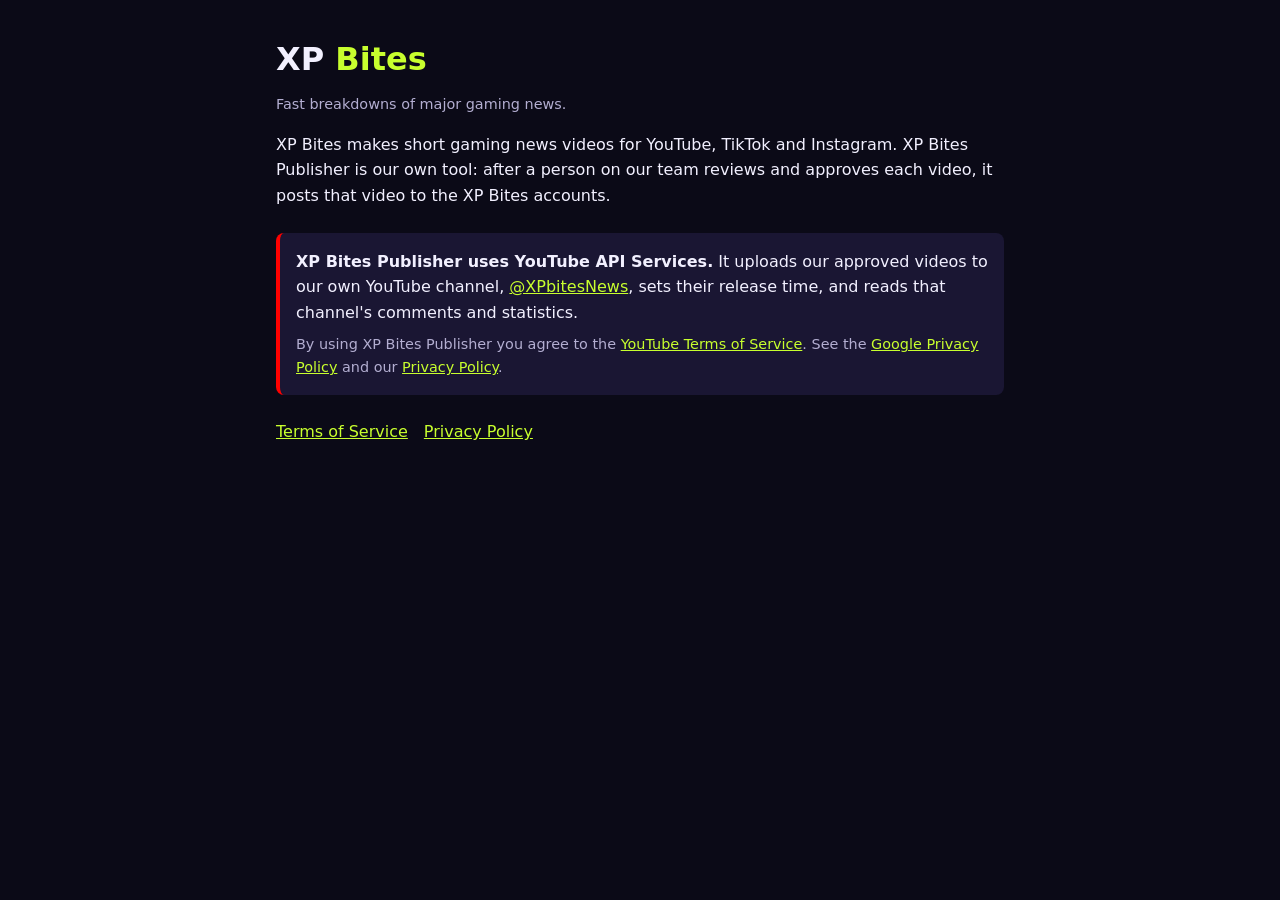
<file: index.html>
<!doctype html>
<html lang="en"><head><meta charset="utf-8"><meta name="viewport" content="width=device-width, initial-scale=1">
<title>XP Bites</title><link rel="stylesheet" href="style.css"></head>
<body><main>
<h1>XP <em>Bites</em></h1>
<p class="muted">Fast breakdowns of major gaming news.</p>
<p>XP Bites makes short gaming news videos for YouTube, TikTok and Instagram. XP Bites Publisher is our own tool: after a person on our team reviews and approves each video, it posts that video to the XP Bites accounts.</p>
<div class="box yt">
<p><strong>XP Bites Publisher uses YouTube API Services.</strong> It uploads our approved videos to our own YouTube channel, <a href="https://www.youtube.com/@XPbitesNews">@XPbitesNews</a>, sets their release time, and reads that channel's comments and statistics.</p>
<p class="muted">By using XP Bites Publisher you agree to the <a href="https://www.youtube.com/t/terms">YouTube Terms of Service</a>. See the <a href="https://policies.google.com/privacy">Google Privacy Policy</a> and our <a href="privacy.html">Privacy Policy</a>.</p>
</div>
<nav><a href="terms.html">Terms of Service</a><a href="privacy.html">Privacy Policy</a></nav>
</main></body></html>
</file>
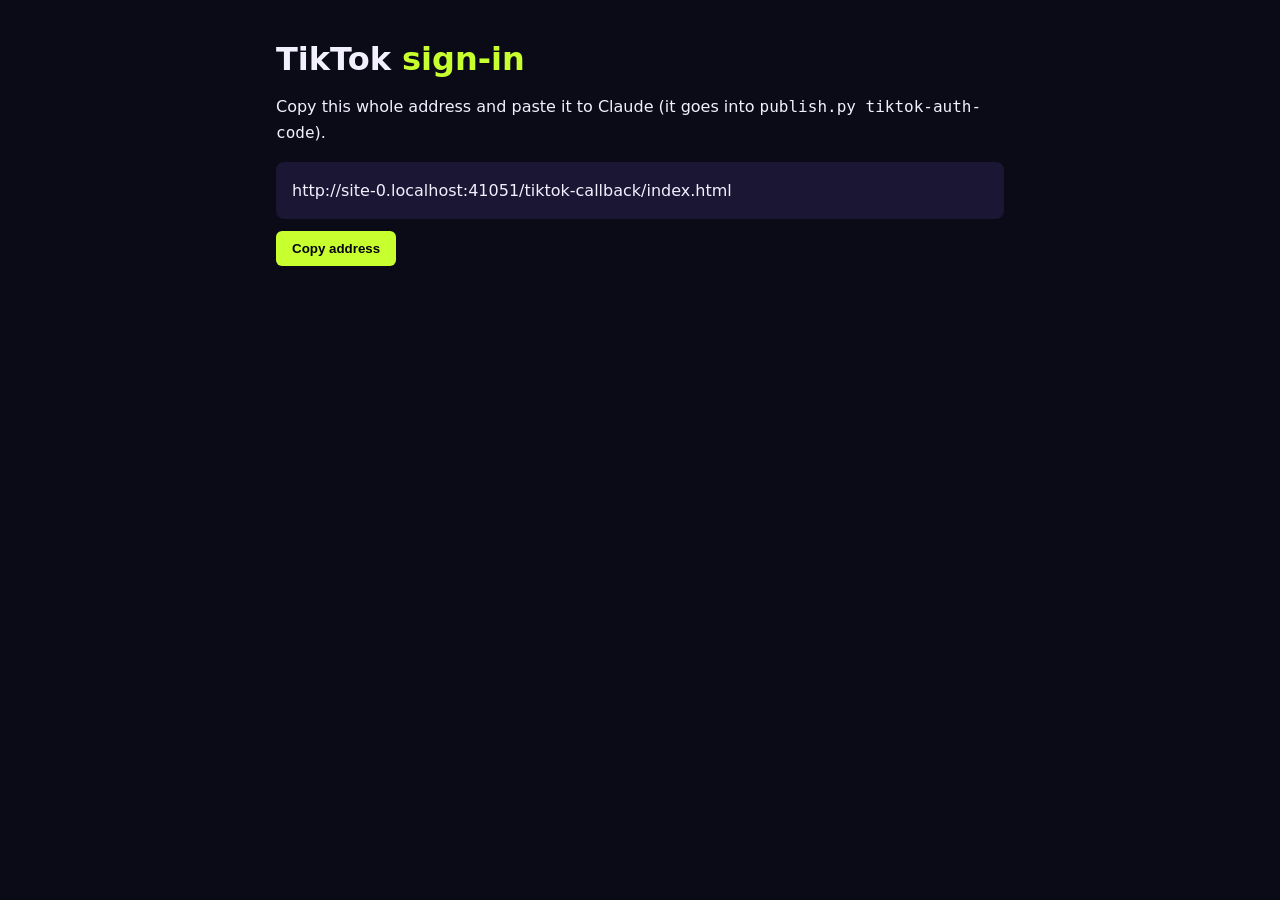
<file: tiktok-callback/index.html>
<!doctype html>
<html lang="en"><head><meta charset="utf-8"><meta name="viewport" content="width=device-width, initial-scale=1">
<title>TikTok Connected</title><link rel="stylesheet" href="../style.css"></head>
<body><main>
<h1>TikTok <em>sign-in</em></h1>
<p>Copy this whole address and paste it to Claude (it goes into <code>publish.py tiktok-auth-code</code>).</p>
<div class="box" id="url"></div>
<button id="copy">Copy address</button> <span class="muted" id="done"></span>
<script>
  const u = location.href;
  document.getElementById('url').textContent = u;
  document.getElementById('copy').onclick = () => navigator.clipboard.writeText(u).then(() => { document.getElementById('done').textContent = 'Copied.'; });
</script>
</main></body></html>
</file>
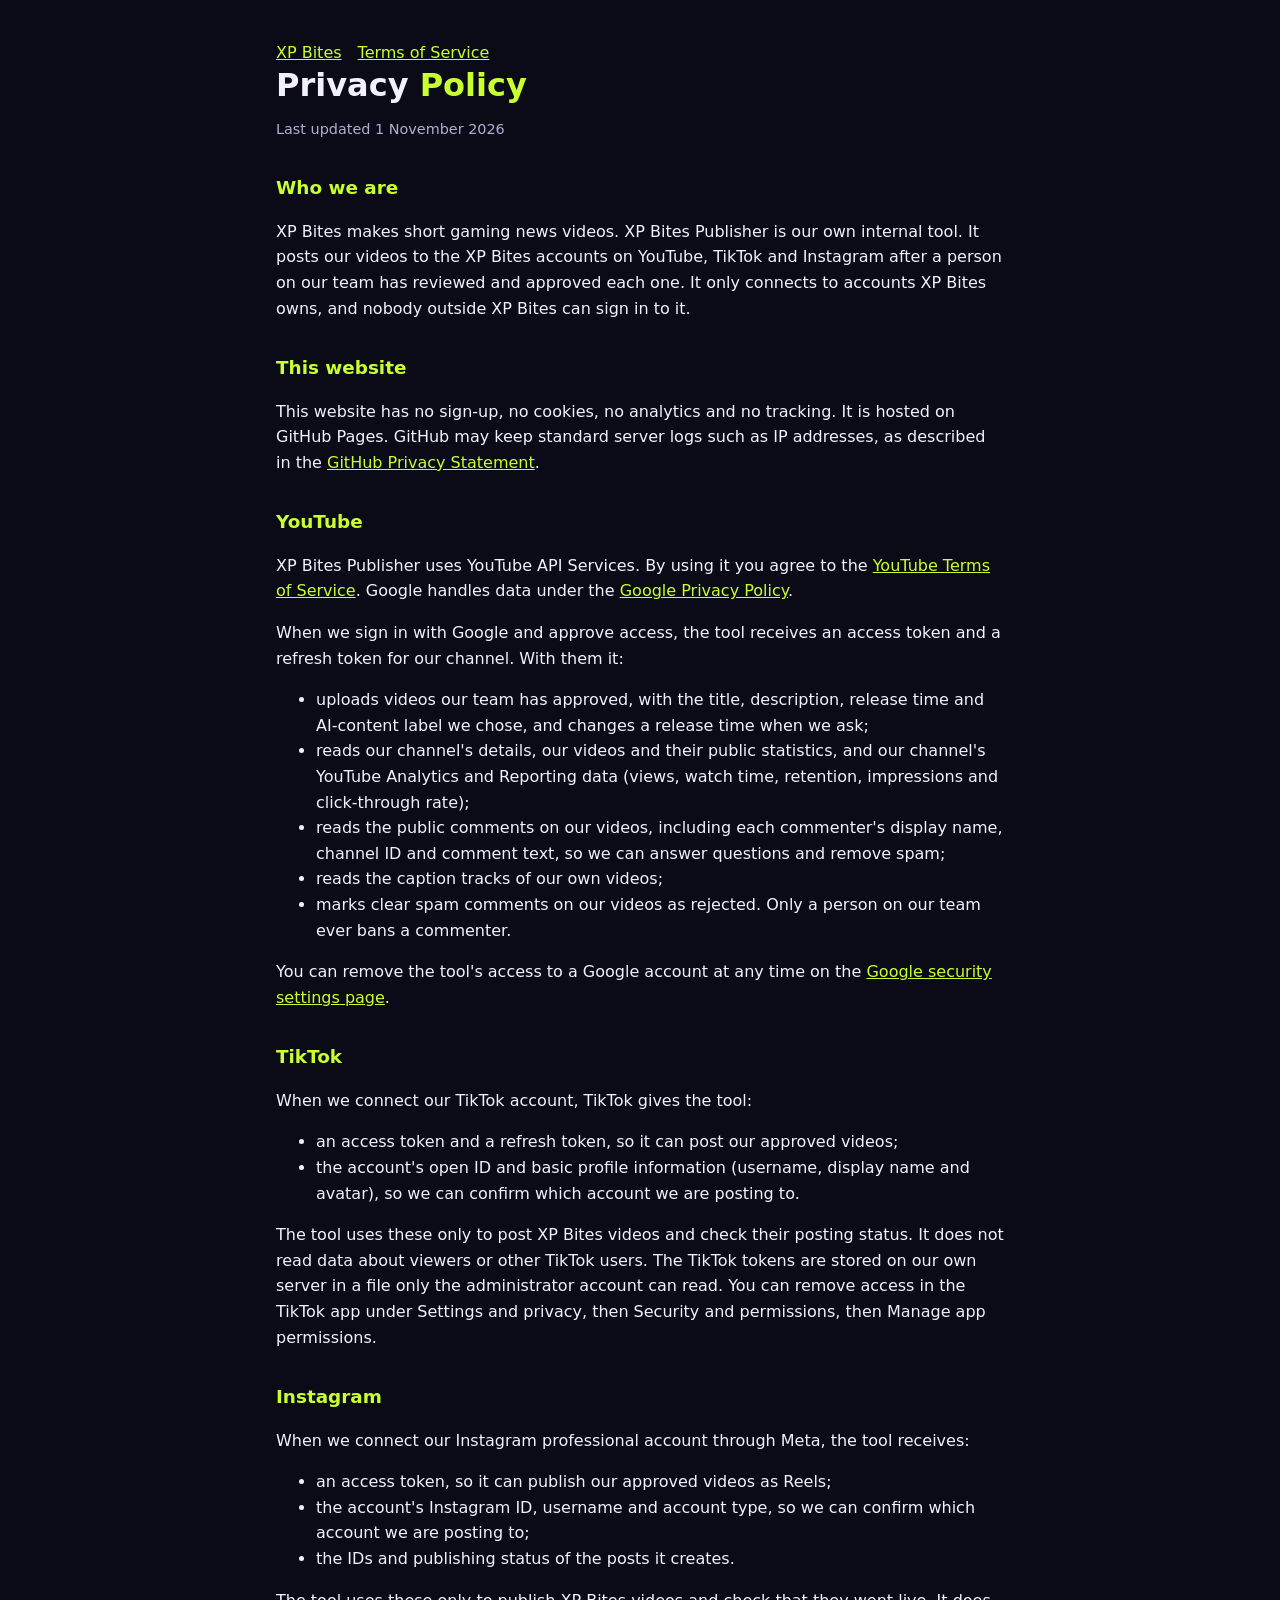
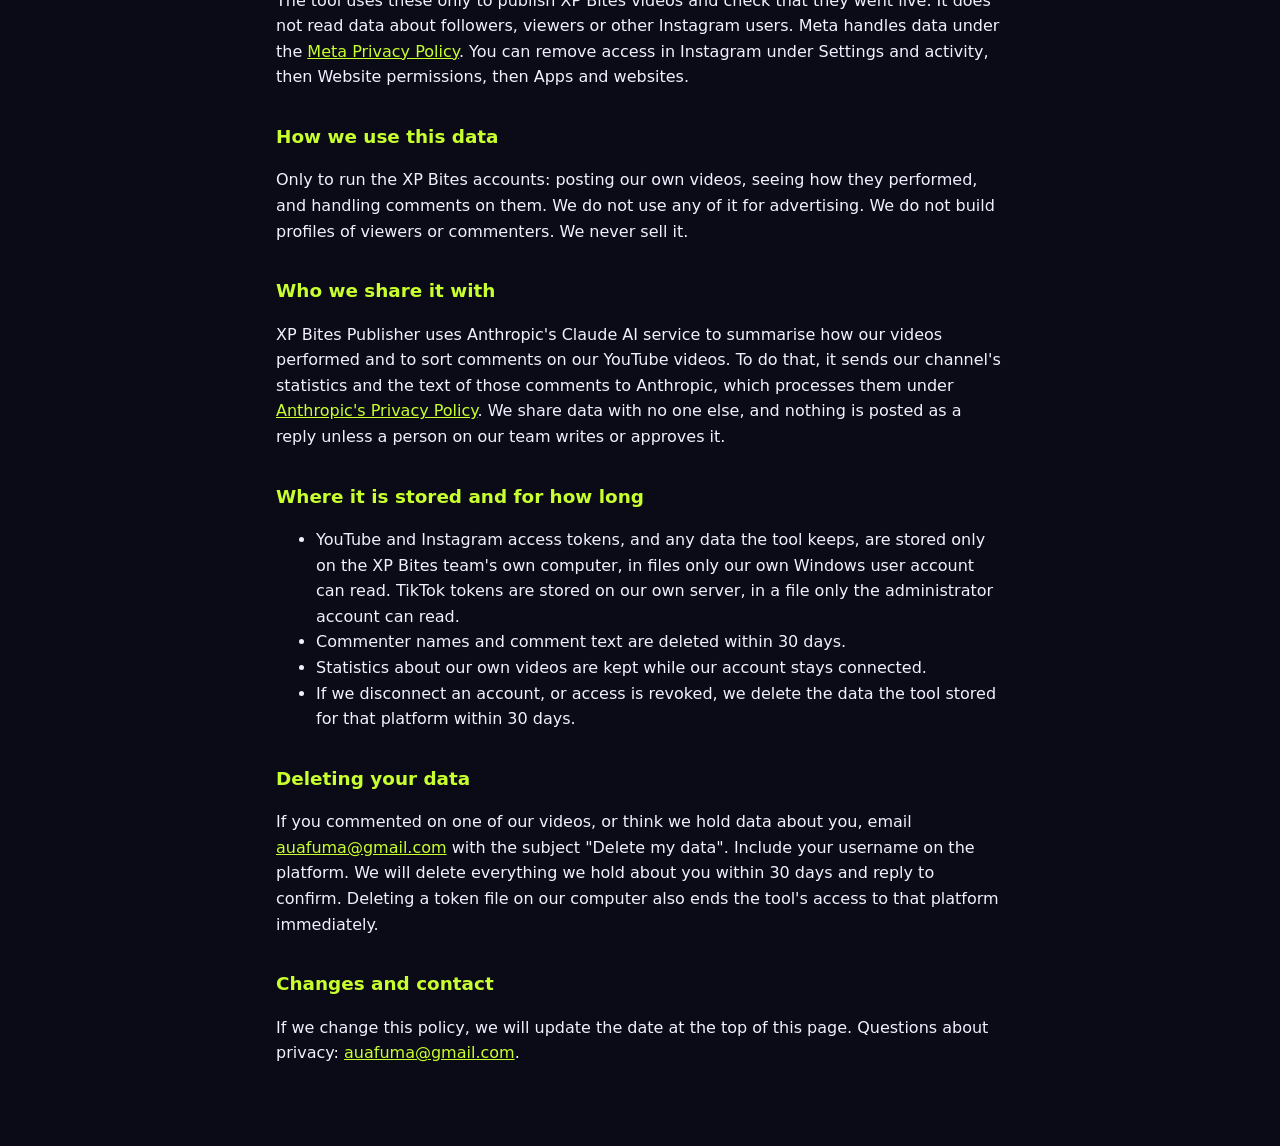
<file: privacy.html>
<!doctype html>
<html lang="en"><head><meta charset="utf-8"><meta name="viewport" content="width=device-width, initial-scale=1">
<title>Privacy Policy</title><link rel="stylesheet" href="style.css"></head>
<body><main>
<nav><a href="index.html">XP Bites</a><a href="terms.html">Terms of Service</a></nav>
<h1>Privacy <em>Policy</em></h1>
<p class="muted">Last updated 1 November 2026</p>

<h2>Who we are</h2>
<p>XP Bites makes short gaming news videos. XP Bites Publisher is our own internal tool. It posts our videos to the XP Bites accounts on YouTube, TikTok and Instagram after a person on our team has reviewed and approved each one. It only connects to accounts XP Bites owns, and nobody outside XP Bites can sign in to it.</p>

<h2>This website</h2>
<p>This website has no sign-up, no cookies, no analytics and no tracking. It is hosted on GitHub Pages. GitHub may keep standard server logs such as IP addresses, as described in the <a href="https://docs.github.com/en/site-policy/privacy-policies/github-general-privacy-statement">GitHub Privacy Statement</a>.</p>

<h2>YouTube</h2>
<p>XP Bites Publisher uses YouTube API Services. By using it you agree to the <a href="https://www.youtube.com/t/terms">YouTube Terms of Service</a>. Google handles data under the <a href="https://policies.google.com/privacy">Google Privacy Policy</a>.</p>
<p>When we sign in with Google and approve access, the tool receives an access token and a refresh token for our channel. With them it:</p>
<ul>
<li>uploads videos our team has approved, with the title, description, release time and AI-content label we chose, and changes a release time when we ask;</li>
<li>reads our channel's details, our videos and their public statistics, and our channel's YouTube Analytics and Reporting data (views, watch time, retention, impressions and click-through rate);</li>
<li>reads the public comments on our videos, including each commenter's display name, channel ID and comment text, so we can answer questions and remove spam;</li>
<li>reads the caption tracks of our own videos;</li>
<li>marks clear spam comments on our videos as rejected. Only a person on our team ever bans a commenter.</li>
</ul>
<p>You can remove the tool's access to a Google account at any time on the <a href="https://security.google.com/settings/security/permissions">Google security settings page</a>.</p>

<h2>TikTok</h2>
<p>When we connect our TikTok account, TikTok gives the tool:</p>
<ul>
<li>an access token and a refresh token, so it can post our approved videos;</li>
<li>the account's open ID and basic profile information (username, display name and avatar), so we can confirm which account we are posting to.</li>
</ul>
<p>The tool uses these only to post XP Bites videos and check their posting status. It does not read data about viewers or other TikTok users. The TikTok tokens are stored on our own server in a file only the administrator account can read. You can remove access in the TikTok app under Settings and privacy, then Security and permissions, then Manage app permissions.</p>

<h2>Instagram</h2>
<p>When we connect our Instagram professional account through Meta, the tool receives:</p>
<ul>
<li>an access token, so it can publish our approved videos as Reels;</li>
<li>the account's Instagram ID, username and account type, so we can confirm which account we are posting to;</li>
<li>the IDs and publishing status of the posts it creates.</li>
</ul>
<p>The tool uses these only to publish XP Bites videos and check that they went live. It does not read data about followers, viewers or other Instagram users. Meta handles data under the <a href="https://privacycenter.instagram.com/policy">Meta Privacy Policy</a>. You can remove access in Instagram under Settings and activity, then Website permissions, then Apps and websites.</p>

<h2>How we use this data</h2>
<p>Only to run the XP Bites accounts: posting our own videos, seeing how they performed, and handling comments on them. We do not use any of it for advertising. We do not build profiles of viewers or commenters. We never sell it.</p>

<h2>Who we share it with</h2>
<p>XP Bites Publisher uses Anthropic's Claude AI service to summarise how our videos performed and to sort comments on our YouTube videos. To do that, it sends our channel's statistics and the text of those comments to Anthropic, which processes them under <a href="https://www.anthropic.com/legal/privacy">Anthropic's Privacy Policy</a>. We share data with no one else, and nothing is posted as a reply unless a person on our team writes or approves it.</p>

<h2>Where it is stored and for how long</h2>
<ul>
<li>YouTube and Instagram access tokens, and any data the tool keeps, are stored only on the XP Bites team's own computer, in files only our own Windows user account can read. TikTok tokens are stored on our own server, in a file only the administrator account can read.</li><li>Commenter names and comment text are deleted within 30 days.</li>
<li>Statistics about our own videos are kept while our account stays connected.</li>
<li>If we disconnect an account, or access is revoked, we delete the data the tool stored for that platform within 30 days.</li>
</ul>

<h2>Deleting your data</h2>
<p>If you commented on one of our videos, or think we hold data about you, email <a href="mailto:auafuma@gmail.com">auafuma@gmail.com</a> with the subject "Delete my data". Include your username on the platform. We will delete everything we hold about you within 30 days and reply to confirm. Deleting a token file on our computer also ends the tool's access to that platform immediately.</p>

<h2>Changes and contact</h2>
<p>If we change this policy, we will update the date at the top of this page. Questions about privacy: <a href="mailto:auafuma@gmail.com">auafuma@gmail.com</a>.</p>
</main></body></html>
</file>
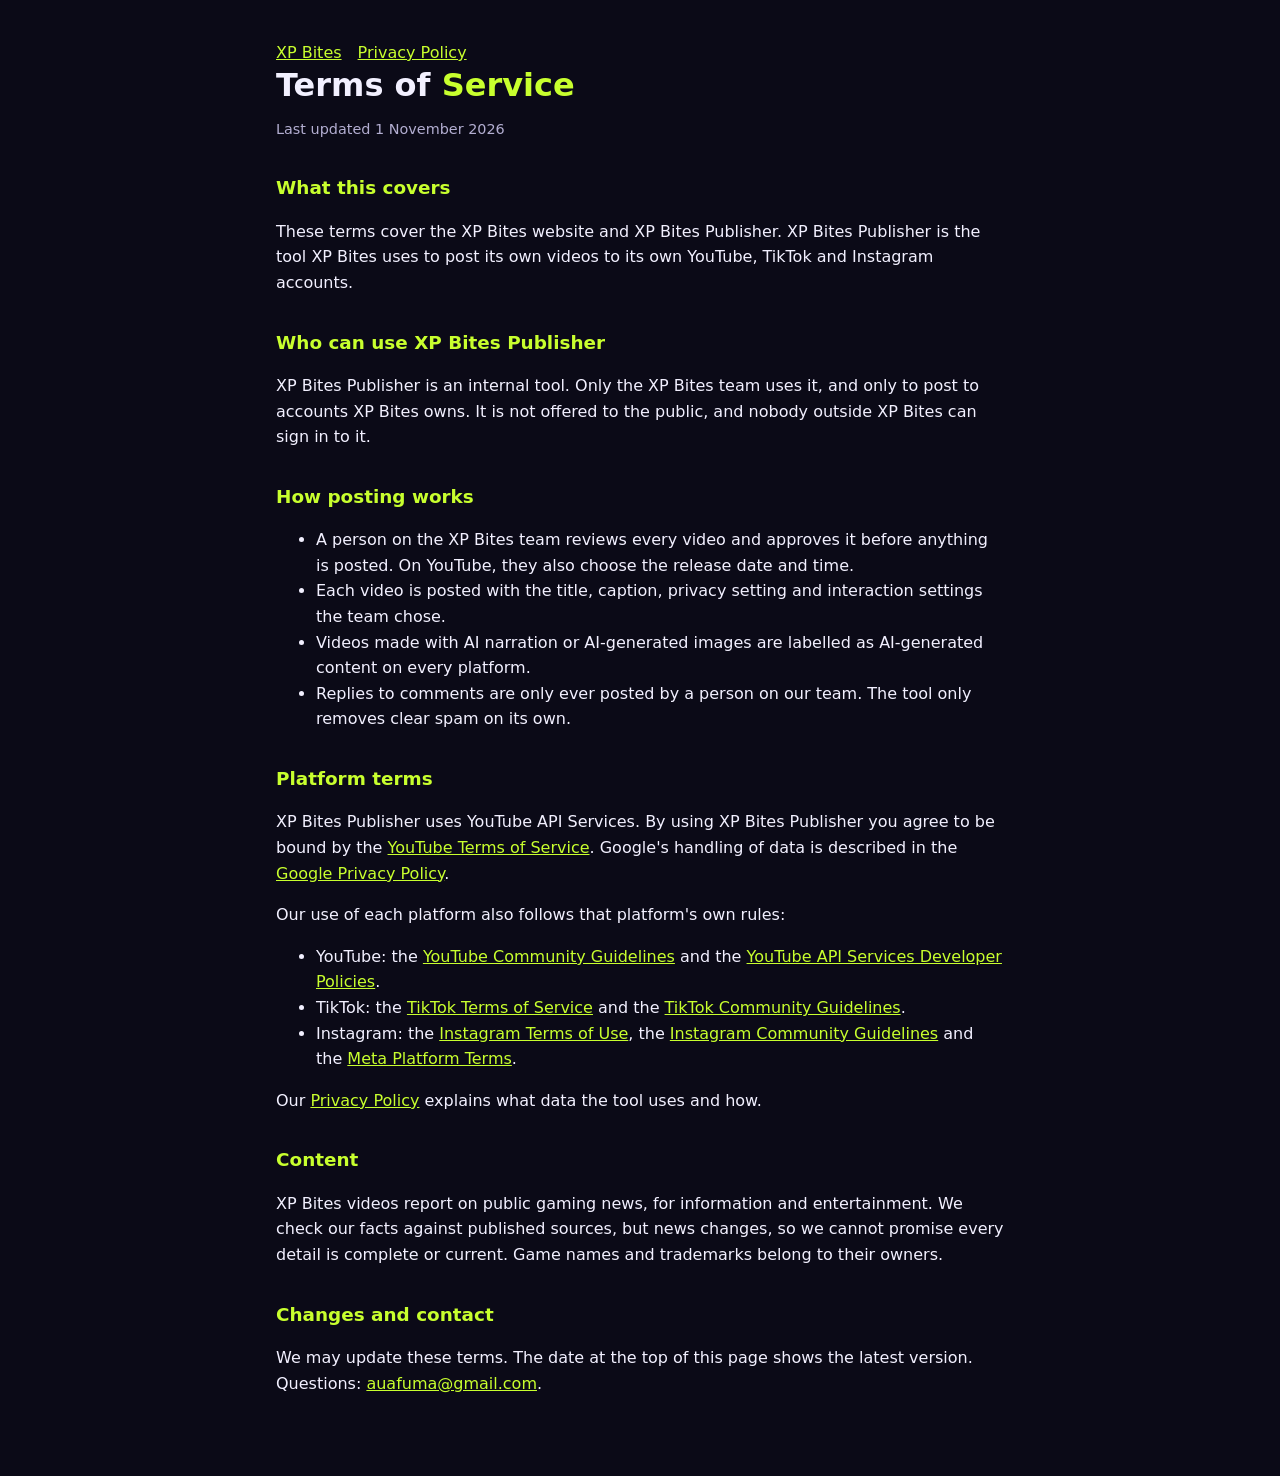
<file: terms.html>
<!doctype html>
<html lang="en"><head><meta charset="utf-8"><meta name="viewport" content="width=device-width, initial-scale=1">
<title>Terms of Service</title><link rel="stylesheet" href="style.css"></head>
<body><main>
<nav><a href="index.html">XP Bites</a><a href="privacy.html">Privacy Policy</a></nav>
<h1>Terms of <em>Service</em></h1>
<p class="muted">Last updated 1 November 2026</p>

<h2>What this covers</h2>
<p>These terms cover the XP Bites website and XP Bites Publisher. XP Bites Publisher is the tool XP Bites uses to post its own videos to its own YouTube, TikTok and Instagram accounts.</p>

<h2>Who can use XP Bites Publisher</h2>
<p>XP Bites Publisher is an internal tool. Only the XP Bites team uses it, and only to post to accounts XP Bites owns. It is not offered to the public, and nobody outside XP Bites can sign in to it.</p>

<h2>How posting works</h2>
<ul>
<li>A person on the XP Bites team reviews every video and approves it before anything is posted. On YouTube, they also choose the release date and time.</li>
<li>Each video is posted with the title, caption, privacy setting and interaction settings the team chose.</li>
<li>Videos made with AI narration or AI-generated images are labelled as AI-generated content on every platform.</li>
<li>Replies to comments are only ever posted by a person on our team. The tool only removes clear spam on its own.</li>
</ul>

<h2>Platform terms</h2>
<p>XP Bites Publisher uses YouTube API Services. By using XP Bites Publisher you agree to be bound by the <a href="https://www.youtube.com/t/terms">YouTube Terms of Service</a>. Google's handling of data is described in the <a href="https://policies.google.com/privacy">Google Privacy Policy</a>.</p>
<p>Our use of each platform also follows that platform's own rules:</p>
<ul>
<li>YouTube: the <a href="https://www.youtube.com/howyoutubeworks/policies/community-guidelines/">YouTube Community Guidelines</a> and the <a href="https://developers.google.com/youtube/terms/developer-policies">YouTube API Services Developer Policies</a>.</li>
<li>TikTok: the <a href="https://www.tiktok.com/legal/terms-of-service">TikTok Terms of Service</a> and the <a href="https://www.tiktok.com/community-guidelines">TikTok Community Guidelines</a>.</li>
<li>Instagram: the <a href="https://help.instagram.com/581066165581870">Instagram Terms of Use</a>, the <a href="https://help.instagram.com/477434105621119">Instagram Community Guidelines</a> and the <a href="https://developers.facebook.com/terms">Meta Platform Terms</a>.</li>
</ul>
<p>Our <a href="privacy.html">Privacy Policy</a> explains what data the tool uses and how.</p>

<h2>Content</h2>
<p>XP Bites videos report on public gaming news, for information and entertainment. We check our facts against published sources, but news changes, so we cannot promise every detail is complete or current. Game names and trademarks belong to their owners.</p>

<h2>Changes and contact</h2>
<p>We may update these terms. The date at the top of this page shows the latest version. Questions: <a href="mailto:auafuma@gmail.com">auafuma@gmail.com</a>.</p>
</main></body></html>
</file>
<file: style.css>
:root { --bg: #0b0a17; --surface: #1a1633; --text: #f2f0ff; --muted: #b3aed1; --lime: #c8ff2e; --pink: #ff2d7a; }
* { box-sizing: border-box; }
body { margin: 0; background: var(--bg); color: var(--text); font: 16px/1.6 system-ui, -apple-system, "Segoe UI", sans-serif; }
main { max-width: 760px; margin: 0 auto; padding: 40px 16px 64px; }
h1 { font-size: 2rem; line-height: 1.2; margin: 0 0 4px; } h1 em { font-style: normal; color: var(--lime); }
h2 { font-size: 1.15rem; margin: 32px 0 8px; color: var(--lime); }
p, li { color: var(--text); } .muted { color: var(--muted); font-size: .9rem; }
a { color: var(--lime); } nav a { margin-right: 16px; }
.box { background: var(--surface); border-radius: 8px; padding: 16px; word-break: break-all; }
button { background: var(--lime); color: #05040c; border: 0; border-radius: 6px; padding: 10px 16px; font-weight: 700; cursor: pointer; margin-top: 12px; }
.yt { border-left: 4px solid #ff0000; margin: 24px 0; word-break: normal; } .yt p { margin: 0 0 8px; } .yt p:last-child { margin: 0; }
</file>
